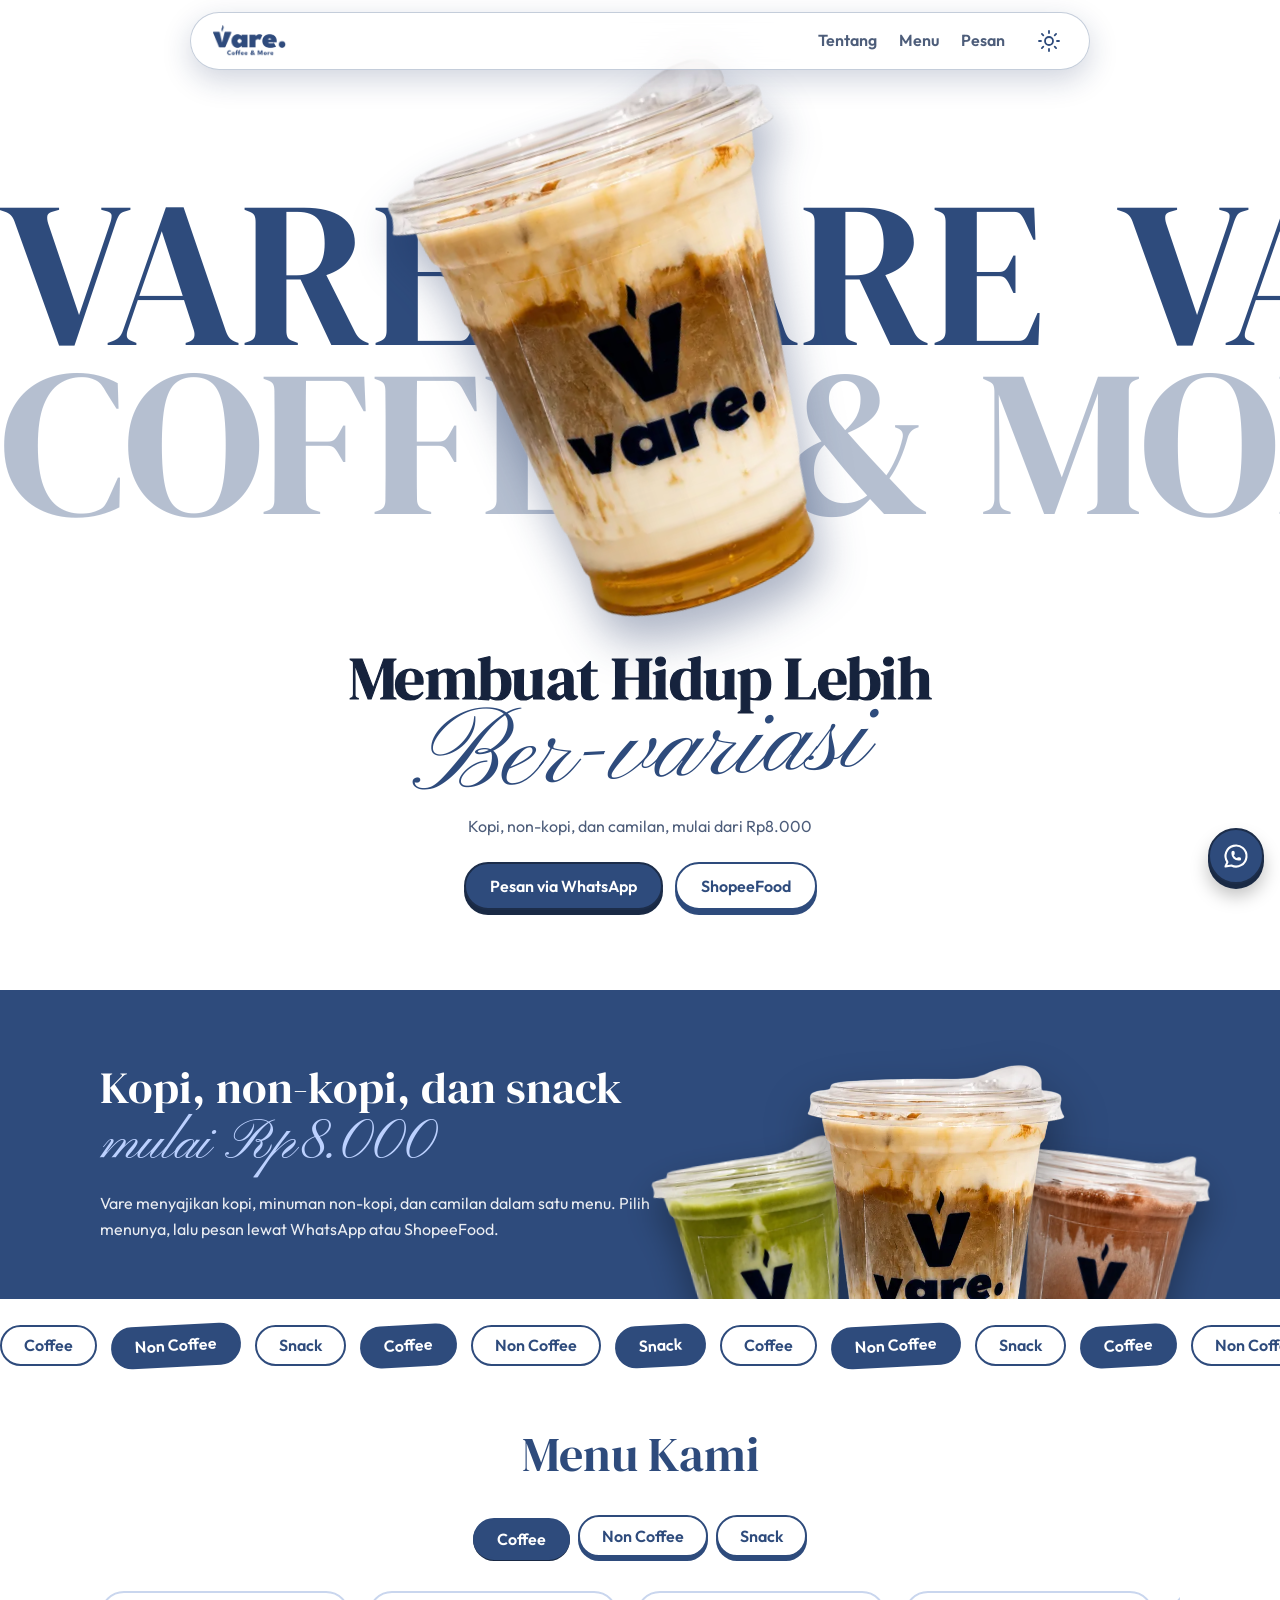
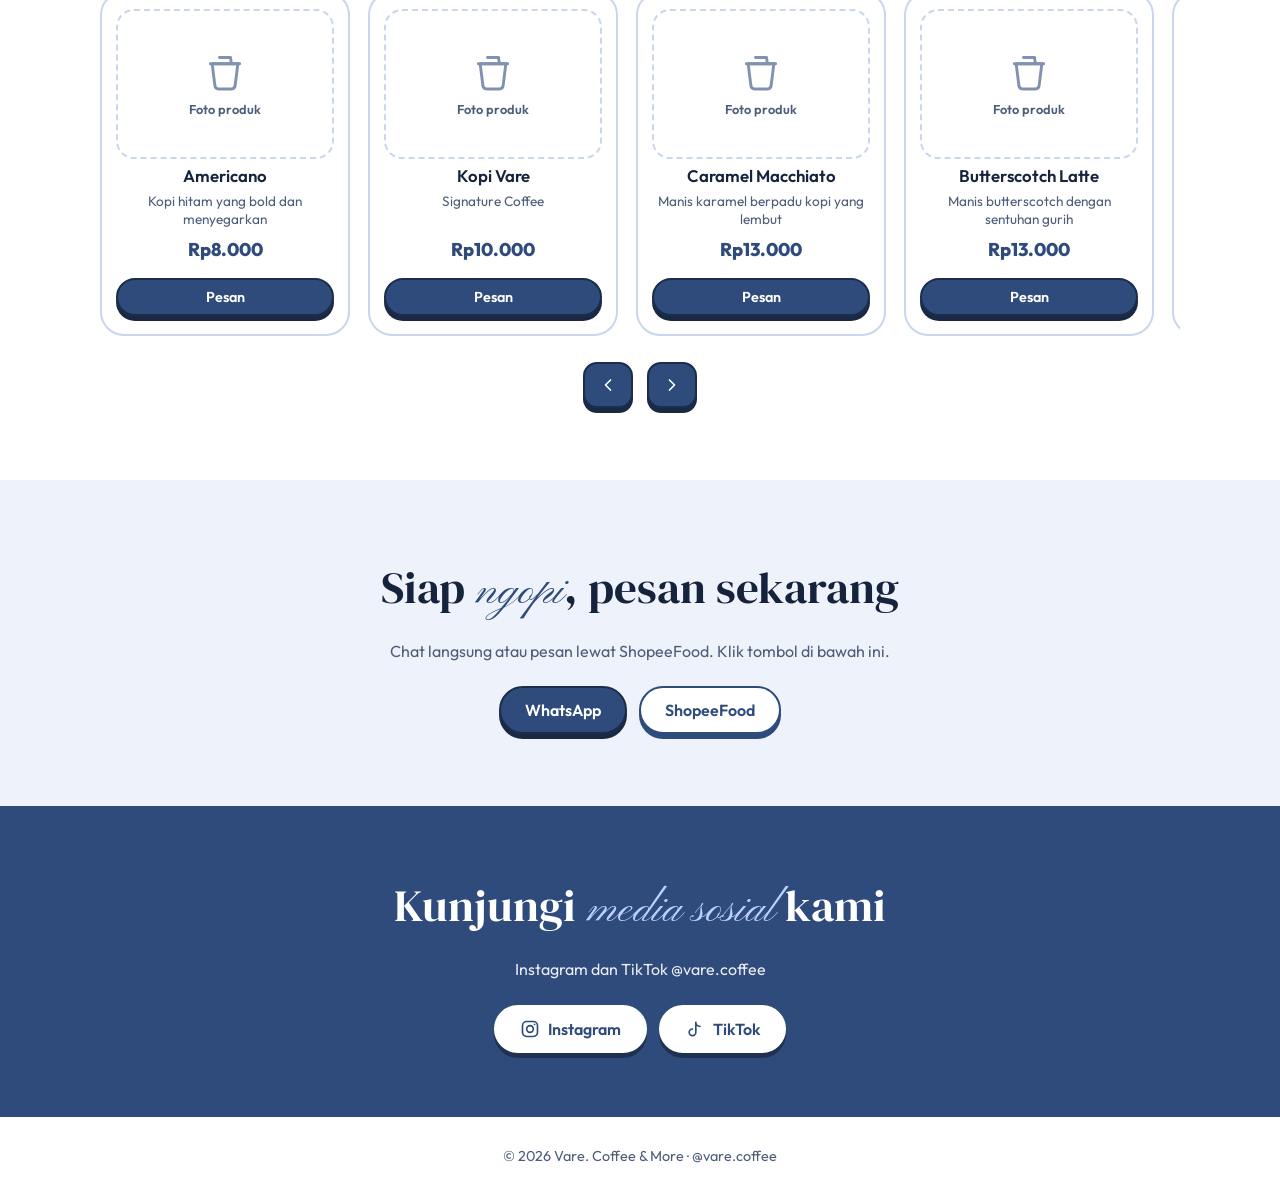
<file: vare-coffee/index.html>
<!DOCTYPE html>
<html lang="id" data-theme="light">
<head>
<meta charset="utf-8">
<meta name="viewport" content="width=device-width, initial-scale=1, viewport-fit=cover">
<title>Vare. Coffee &amp; More</title>
<meta name="description" content="Vare. Coffee &amp; More: kopi, non-kopi, dan camilan favorit. Mulai dari Rp8.000. Pesan lewat WhatsApp atau ShopeeFood.">
<meta property="og:title" content="Vare. Coffee &amp; More"><meta property="og:description" content="Membuat hidup lebih ber-variasi. Mulai dari Rp8.000."><meta property="og:image" content="assets/img/latte.webp">
<link rel="icon" type="image/webp" href="assets/img/logo.webp">
<link rel="preconnect" href="https://fonts.googleapis.com"><link rel="preconnect" href="https://fonts.gstatic.com" crossorigin>
<link href="https://fonts.googleapis.com/css2?family=DM+Serif+Display:ital@0;1&family=Outfit:wght@400;600;800&family=Pinyon+Script&display=swap" rel="stylesheet">
<link rel="stylesheet" href="css/style.css">
</head>
<body>
<header><div class="wrap">
<a href="#top" aria-label="Vare Coffee & More, beranda"><img class="logo" src="assets/img/logo.webp" alt="Vare. Coffee &amp; More"></a>
<nav><a href="#tentang">Tentang</a><a href="#menu">Menu</a><a href="#pesan">Pesan</a>
<button id="theme" aria-label="Ganti mode gelap/terang" title="Ganti tema"><span class="ti sun"><svg viewBox="0 0 24 24" aria-hidden="true"><circle cx="12" cy="12" r="4"/><path d="M12 2v2M12 20v2M4.9 4.9l1.4 1.4M17.7 17.7l1.4 1.4M2 12h2M20 12h2M4.9 19.1l1.4-1.4M17.7 6.3l1.4-1.4"/></svg></span><span class="ti moon"><svg viewBox="0 0 24 24" aria-hidden="true"><path d="M21 12.8A9 9 0 1 1 11.2 3a7 7 0 0 0 9.8 9.8z"/></svg></span></button></nav>
</div></header>

<main id="top">
<section class="hero" aria-label="Beranda">
<div aria-hidden="true"><div class="mq"><span>Vare</span><span>Vare</span><span>Vare</span><span>Vare</span><span>Vare</span><span>Vare</span><span>Vare</span><span>Vare</span></div>
<div class="mq r"><span>Coffee</span><span>&amp; More</span><span>Coffee</span><span>&amp; More</span><span>Coffee</span><span>&amp; More</span><span>Coffee</span><span>&amp; More</span></div></div>
<div class="cupbox"><img id="heroCup" class="cup" src="assets/img/latte.webp" alt="Es kopi susu Vare dengan lapisan karamel"></div>
<h1 class="tag"><span class="b">Membuat Hidup Lebih</span><span class="script">Ber-variasi</span></h1>
<p class="sub">Kopi, non-kopi, dan camilan, mulai dari Rp8.000</p>
<div class="cta"><a class="btn" id="waHero" href="#" target="_blank" rel="noopener">Pesan via WhatsApp</a><a class="btn ghost" href="https://shopee.co.id/universal-link/now-food/shop/23348919?deep_and_deferred=1&shareChannel=copy_link" target="_blank" rel="noopener">ShopeeFood</a></div>
</section>

<section class="band" id="tentang"><div class="wrap">
<div class="rv"><h2 class="serif">Kopi, non-kopi, dan snack <span class="script">mulai Rp8.000</span></h2>
<p>Vare menyajikan kopi, minuman non-kopi, dan camilan dalam satu menu. Pilih menunya, lalu pesan lewat WhatsApp atau ShopeeFood.</p></div>
<div class="stack rv"><img src="assets/img/matcha.webp" alt="Matcha latte" loading="lazy"><img src="assets/img/latte.webp" alt="Latte karamel" loading="lazy"><img src="assets/img/choco.webp" alt="Es coklat" loading="lazy"></div>
</div></section>

<div class="ribbon" aria-hidden="true"><div id="rib"></div></div>

<section class="menu" id="menu"><div class="wrap">
<h2 class="serif rv">Menu Kami</h2>
<div class="tabs" role="tablist" aria-label="Kategori menu" id="tabs"></div>
<div class="grid" id="grid" role="tabpanel" aria-live="polite"></div>
<div class="arrows"><button class="btn arr" id="prev" aria-label="Geser ke kiri"><svg viewBox="0 0 24 24" aria-hidden="true"><path d="M15 6l-6 6 6 6"/></svg></button><button class="btn arr" id="next" aria-label="Geser ke kanan"><svg viewBox="0 0 24 24" aria-hidden="true"><path d="M9 6l6 6-6 6"/></svg></button></div>
</div></section>

<section class="order" id="pesan"><div class="wrap rv">
<h2 class="serif">Siap <span class="script">ngopi</span>, pesan sekarang</h2>
<p style="color:var(--mut);margin-bottom:22px">Chat langsung atau pesan lewat ShopeeFood. Klik tombol di bawah ini.</p>
<div class="cta"><a class="btn" id="waOrder" href="#" target="_blank" rel="noopener">WhatsApp</a><a class="btn ghost" href="https://shopee.co.id/universal-link/now-food/shop/23348919?deep_and_deferred=1&shareChannel=copy_link" target="_blank" rel="noopener">ShopeeFood</a></div>
</div></section>
<section class="social"><div class="wrap rv"><h2 class="serif">Kunjungi <span class="script">media sosial</span> kami</h2><p>Instagram dan TikTok @vare.coffee</p>
<div class="cta"><a class="btn ghost" href="https://www.instagram.com/vare.coffee?vrfl=NjV4NnVjeDljdmRl" target="_blank" rel="noopener"><svg viewBox="0 0 24 24" aria-hidden="true"><rect x="3" y="3" width="18" height="18" rx="5"/><circle cx="12" cy="12" r="4"/><path d="M17.5 6.5h.01"/></svg>Instagram</a><a class="btn ghost" href="https://www.tiktok.com/@vare.coffee?is_from_webapp=1&amp;sender_device=pc" target="_blank" rel="noopener"><svg viewBox="0 0 24 24" aria-hidden="true"><path d="M9 12a4 4 0 1 0 4 4V4a5 5 0 0 0 5 5"/></svg>TikTok</a></div>
</div></section>
</main>

<footer><div class="wrap">© <span id="yr"></span> Vare. Coffee &amp; More · @vare.coffee</div></footer>
<a class="fab" id="waFab" href="#" target="_blank" rel="noopener" aria-label="Chat WhatsApp"><svg viewBox="0 0 24 24" aria-hidden="true"><path d="M3 21l1.65-3.8a9 9 0 1 1 3.4 2.9L3 21"/><path d="M9 10a.5.5 0 0 0 1 0V9a.5.5 0 0 0-1 0v1a5 5 0 0 0 5 5h1a.5.5 0 0 0 0-1h-1a.5.5 0 0 0 0 1"/></svg></a>


<script type="module" src="js/main.js"></script>
</body>
</html>
</file>
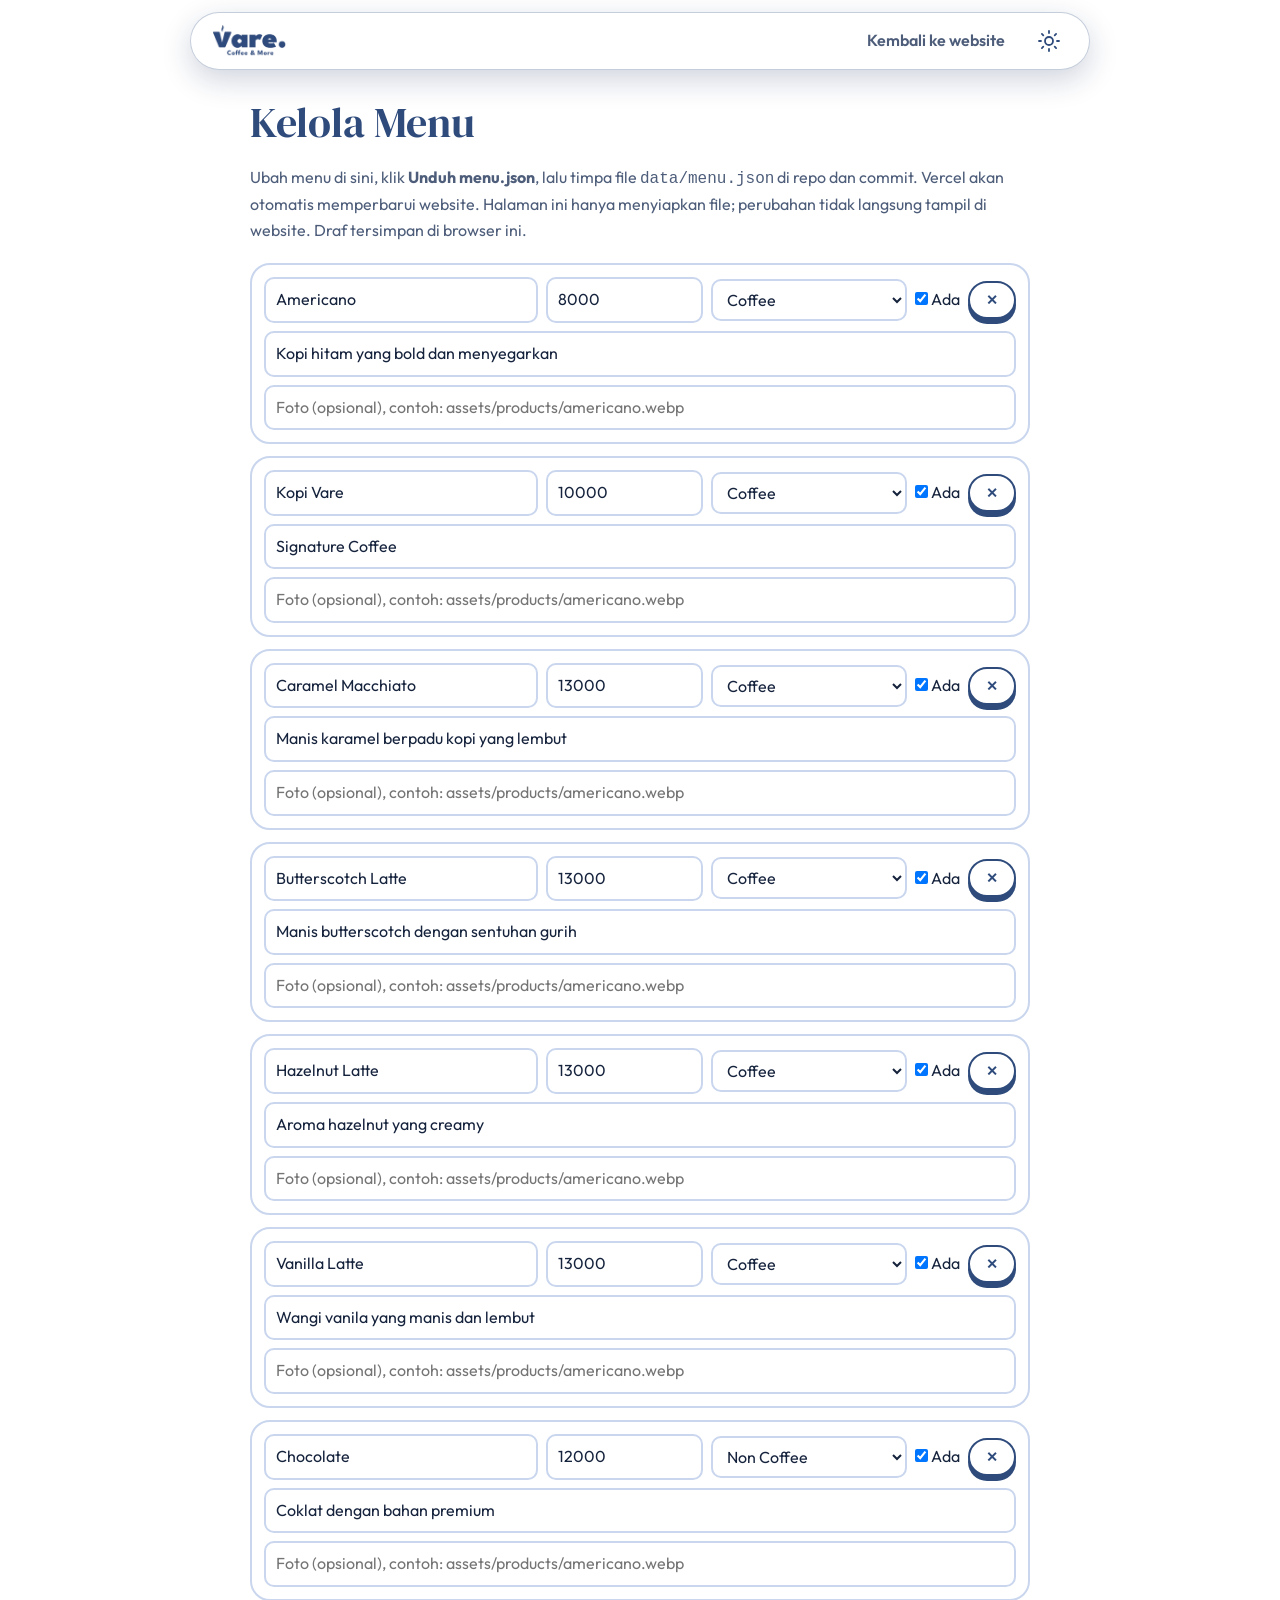
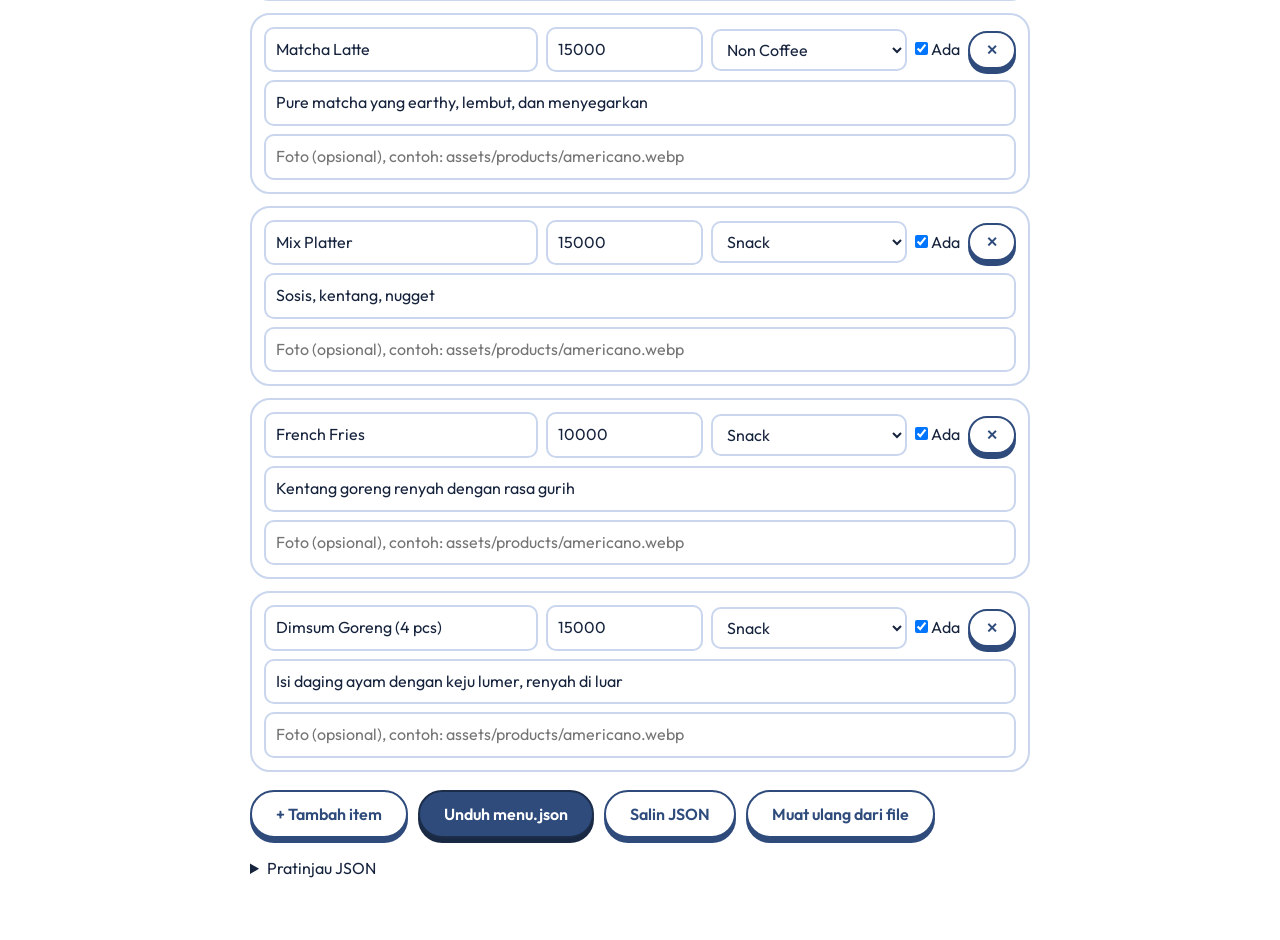
<file: vare-coffee/admin.html>
<!DOCTYPE html>
<html lang="id" data-theme="light">
<head>
<meta charset="utf-8">
<meta name="viewport" content="width=device-width, initial-scale=1, viewport-fit=cover">
<meta name="robots" content="noindex">
<title>Admin Menu | Vare.</title>
<link rel="icon" type="image/webp" href="assets/img/logo.webp">
<link href="https://fonts.googleapis.com/css2?family=DM+Serif+Display&family=Outfit:wght@400;600;800&display=swap" rel="stylesheet">
<link rel="stylesheet" href="css/style.css">
<link rel="stylesheet" href="css/admin.css">
</head>
<body>
<header><div class="wrap">
<a href="/" aria-label="Kembali ke website"><img class="logo" src="assets/img/logo.webp" alt="Vare. Coffee &amp; More"></a>
<nav><a href="/">Kembali ke website</a>
<button id="theme" aria-label="Ganti mode gelap/terang" title="Ganti tema"><span class="ti sun"><svg viewBox="0 0 24 24" aria-hidden="true"><circle cx="12" cy="12" r="4"/><path d="M12 2v2M12 20v2M4.9 4.9l1.4 1.4M17.7 17.7l1.4 1.4M2 12h2M20 12h2M4.9 19.1l1.4-1.4M17.7 6.3l1.4-1.4"/></svg></span><span class="ti moon"><svg viewBox="0 0 24 24" aria-hidden="true"><path d="M21 12.8A9 9 0 1 1 11.2 3a7 7 0 0 0 9.8 9.8z"/></svg></span></button></nav>
</div></header>
<main class="adm">
<h1 class="serif">Kelola Menu</h1>
<p class="note">Ubah menu di sini, klik <b>Unduh menu.json</b>, lalu timpa file <code>data/menu.json</code> di repo dan commit. Vercel akan otomatis memperbarui website. Halaman ini hanya menyiapkan file; perubahan tidak langsung tampil di website. Draf tersimpan di browser ini.</p>
<div id="msg" class="note" role="status"></div>
<div id="list"></div>
<div class="adm-bar">
<button class="btn ghost" id="add">+ Tambah item</button>
<button class="btn" id="download">Unduh menu.json</button>
<button class="btn ghost" id="copy">Salin JSON</button>
<button class="btn ghost" id="reset">Muat ulang dari file</button>
</div>
<details><summary>Pratinjau JSON</summary><textarea id="preview" readonly aria-label="Pratinjau JSON"></textarea></details>
</main>
<script type="module" src="js/admin.js"></script>
</body>
</html>
</file>
<file: vare-coffee/css/style.css>
:root{--bg:#fff;--bg2:#eef3fb;--tx:#16233d;--mut:#4d5d7a;--pri:#2e4b7c;--on-pri:#fff;--sec:#dbe6fa;--card:#fff;--ln:#c9d6ee;--blob:#dbe6fa;--band:#2e4b7c;--on-band:#fff;--hl:#bcd1ff;box-sizing:border-box;padding-top:env(safe-area-inset-top,0px);padding-bottom:env(safe-area-inset-bottom,0px);color-scheme:light}
@media(prefers-color-scheme:dark){:root:not([data-theme="light"]){--bg:#0b1424;--bg2:#101c33;--tx:#e9effb;--mut:#a9b9d6;--pri:#9dbcff;--on-pri:#0b1424;--sec:#1b2e52;--card:#13213b;--ln:#27406b;--blob:#1b2e52;--band:#16294c;--on-band:#fff;--hl:#9dbcff;color-scheme:dark}}
:root[data-theme="dark"]{--bg:#0b1424;--bg2:#101c33;--tx:#e9effb;--mut:#a9b9d6;--pri:#9dbcff;--on-pri:#0b1424;--sec:#1b2e52;--card:#13213b;--ln:#27406b;--blob:#1b2e52;--band:#16294c;--on-band:#fff;--hl:#9dbcff;color-scheme:dark}
*,*::before,*::after{box-sizing:border-box;margin:0}
html{scroll-behavior:smooth;scroll-padding-top:calc(84px + env(safe-area-inset-top,0px))}
body{background:var(--bg);color:var(--tx);font:400 1rem/1.6 Outfit,system-ui,sans-serif;overflow-x:hidden;transition:background .4s,color .4s}
img{max-width:100%;display:block}
a{color:inherit}
:focus-visible{outline:3px solid var(--pri);outline-offset:3px;border-radius:8px}
.serif{font-family:"DM Serif Display",Georgia,serif;font-weight:400}
.script{font-family:"Pinyon Script","Brush Script MT",cursive;color:var(--pri)}
.wrap{max-width:1120px;margin:0 auto;padding:0 20px}
.btn{display:inline-flex;align-items:center;justify-content:center;gap:8px;border:2px solid color-mix(in srgb,var(--pri) 60%,#000);background:var(--pri);color:var(--on-pri);padding:12px 24px;border-radius:999px;font:600 1rem Outfit,sans-serif;text-decoration:none;cursor:pointer;box-shadow:0 5px 0 color-mix(in srgb,var(--pri) 55%,#000);transition:transform .12s,box-shadow .12s}
.btn:hover{transform:translateY(-2px);box-shadow:0 7px 0 color-mix(in srgb,var(--pri) 55%,#000)}
.btn:active{transform:translateY(4px);box-shadow:0 1px 0 color-mix(in srgb,var(--pri) 55%,#000)}
.btn.ghost{background:var(--card);color:var(--pri);border-color:var(--pri);box-shadow:0 5px 0 var(--pri)}
.btn.ghost:hover{box-shadow:0 7px 0 var(--pri)}
.btn.ghost:active{box-shadow:0 1px 0 var(--pri)}
.btn svg{width:20px;height:20px;fill:none;stroke:currentColor;stroke-width:2;stroke-linecap:round;stroke-linejoin:round}
.btn.sm{padding:8px 16px;font-size:.9rem}
header{position:fixed;top:calc(12px + env(safe-area-inset-top,0px));left:50%;translate:-50% 0;z-index:40;width:min(900px,calc(100% - 24px));border-radius:999px;background:color-mix(in srgb,var(--bg) 40%,transparent);backdrop-filter:blur(18px) saturate(170%);-webkit-backdrop-filter:blur(18px) saturate(170%);border:1px solid color-mix(in srgb,var(--pri) 28%,transparent);box-shadow:0 10px 30px rgba(20,40,90,.2),inset 0 1px 0 rgba(255,255,255,.45)}
header .wrap{display:flex;align-items:center;justify-content:space-between;height:56px;gap:12px;padding:0 18px 0 22px}
.logo{height:32px;width:auto}
:root[data-theme="dark"] .logo{filter:brightness(0) invert(1) opacity(.92)}
nav{display:flex;gap:22px;align-items:center}
nav a{text-decoration:none;font-weight:600;color:var(--mut)}
nav a:hover{color:var(--pri)}
#theme{position:relative;width:44px;height:44px;border:0;border-radius:50%;background:transparent;color:var(--pri);cursor:pointer;overflow:hidden}
#theme .ti{position:absolute;inset:0;display:grid;place-items:center;transition:transform .55s cubic-bezier(.5,-.4,.3,1.4),opacity .4s}
#theme svg{width:24px;height:24px;fill:none;stroke:currentColor;stroke-width:1.8;stroke-linecap:round;stroke-linejoin:round}
.sun{transform:translateY(0) rotate(0);transition-delay:.18s!important}.moon{transform:translateY(130%);transition-delay:0s!important}
:root[data-theme="dark"] .sun{transform:translateY(130%) rotate(-80deg);transition-delay:0s!important}
:root[data-theme="dark"] .moon{transform:translateY(0);transition-delay:.18s!important}
@media(max-width:640px){nav a{display:none}}
.hero{position:relative;text-align:center;padding:calc(96px + max(0px,0.665*min(400px,80vw) - 0.85*clamp(5rem,20vw,13rem))) 0 80px;overflow:hidden}
.mq{display:flex;width:max-content;animation:mq 28s linear infinite;font:400 clamp(5rem,20vw,13rem)/.85 "DM Serif Display",serif;color:var(--pri);text-transform:uppercase;white-space:nowrap;user-select:none}
.mq.r{animation-direction:reverse;margin-top:-.04em;opacity:.35}
.mq span{padding-right:.35em}
@keyframes mq{to{transform:translateX(-50%)}}
.cupbox{position:relative;width:min(400px,80vw);margin:calc(-0.85*clamp(5rem,20vw,13rem) - 0.665*min(400px,80vw)) auto 0}
.cup{position:relative;z-index:1;rotate:-18deg;animation:fl 5s ease-in-out infinite;transition:transform .15s;filter:drop-shadow(0 26px 22px rgba(20,40,90,.35))}
@keyframes fl{50%{translate:0 -14px}}
.tag{margin:34px auto 12px;max-width:760px;display:flex;flex-direction:column;align-items:center;line-height:1;font-weight:400}
.tag .b{font:400 clamp(2rem,7.6vw,3.8rem)/1.05 "DM Serif Display",Georgia,serif;letter-spacing:-.01em;color:var(--tx);-webkit-text-stroke:1.2px currentColor}
.tag .script{font-size:clamp(3.4rem,15vw,7rem);line-height:.9;margin-top:-.08em;transform:rotate(-3deg)}
.hero p.sub{color:var(--mut);max-width:520px;margin:0 auto 22px}
.cta{display:flex;gap:12px;justify-content:center;flex-wrap:wrap}
.band{position:relative;z-index:3;background:var(--band);color:var(--on-band);padding:72px 0 0}
.band .wrap>div:first-child{padding-bottom:56px}
.band .wrap{display:grid;gap:32px;grid-template-columns:1fr;align-items:center}
@media(min-width:760px){.band .wrap{grid-template-columns:1.2fr 1fr}}
.band h2{font-size:clamp(1.8rem,5vw,2.8rem);line-height:1.15}
.band .script{color:var(--hl);font-size:1.25em}
.band p{margin-top:14px;opacity:.9}
.stack{--h:min(46vw,260px);translate:0 calc(var(--h)*-.1);display:flex;align-items:flex-end;justify-content:center;margin:calc(var(--h)*.3 + 20px) 0 calc(var(--h)*-.5)}
.stack img{flex:none;height:var(--h);width:auto;max-width:none;margin-left:calc(var(--h)*-.2);transform-origin:50% 100%;filter:drop-shadow(0 18px 18px rgba(0,0,0,.35));transition:transform .35s cubic-bezier(.3,1.5,.5,1)}
.stack img:first-child{margin-left:0}
.stack img:nth-child(1){transform:rotate(-8deg)}.stack img:nth-child(2){position:relative;z-index:2;transform:scale(1.3)}.stack img:nth-child(3){transform:rotate(8deg)}
.stack img:hover{transform:translateY(-14px) rotate(0) scale(1.1);z-index:3}
.stack img:nth-child(2):hover{transform:translateY(-14px) scale(1.38)}
@media(min-width:760px){.stack{align-self:end;margin-top:0}}
.ribbon{position:relative;z-index:4;background:var(--bg);overflow:hidden;padding:26px 0}
.ribbon div{display:flex;gap:14px;width:max-content;animation:mq 22s linear infinite}
.ribbon span{border:2px solid var(--pri);border-radius:999px;padding:6px 22px;font-weight:600;color:var(--pri);white-space:nowrap}
.ribbon span:nth-child(even){background:var(--pri);color:var(--on-pri);transform:rotate(-3deg)}
section.menu{position:relative;z-index:4;background:var(--bg);padding:24px 0 72px}
.menu h2{text-align:center;font-size:clamp(2rem,6vw,3rem);color:var(--pri)}
.tabs{display:flex;gap:8px;justify-content:center;flex-wrap:nowrap;margin:22px 0 22px}
.tab{border:2px solid var(--pri);background:var(--card);color:var(--pri);border-radius:999px;padding:9px clamp(12px,3.6vw,22px);font:600 clamp(.82rem,3.6vw,1rem) Outfit,sans-serif;white-space:nowrap;cursor:pointer;box-shadow:0 4px 0 var(--pri);transition:.15s}
.tab[aria-selected="true"]{background:var(--pri);color:var(--on-pri);transform:translateY(3px);box-shadow:0 1px 0 color-mix(in srgb,var(--pri) 55%,#000)}
.grid{display:flex;gap:18px;overflow-x:auto;scroll-snap-type:x mandatory;scroll-behavior:smooth;padding:12px 4px 20px;scrollbar-width:none;-webkit-overflow-scrolling:touch}
.grid::-webkit-scrollbar{display:none}
.grid .card{flex:0 0 clamp(210px,72vw,250px);scroll-snap-align:start}
.grid .empty{flex:1}
.arrows{display:flex;gap:14px;justify-content:center;margin-top:6px}
.btn.arr{width:50px;height:46px;padding:0;border-radius:14px}
.btn.arr:disabled{opacity:.4;pointer-events:none}
.card{display:flex;flex-direction:column;align-items:center;text-align:center;gap:6px;background:var(--card);border:2px solid var(--ln);border-radius:24px;padding:16px 14px 18px;transition:transform .25s,border-color .25s}
.card:hover{transform:translateY(-6px) rotate(-.6deg);border-color:var(--pri)}
.thumb{position:relative;width:100%;height:150px;overflow:hidden;display:flex;flex-direction:column;align-items:center;justify-content:center;gap:6px;font:600 .8rem Outfit,sans-serif;color:var(--mut)}
.thumb img{position:absolute;inset:0;width:100%;height:100%;object-fit:contain;filter:drop-shadow(0 10px 10px rgba(20,40,90,.25));transition:transform .3s}
.thumb svg{width:44px;height:44px;fill:none;stroke:var(--pri);stroke-width:1.6;stroke-linecap:round;stroke-linejoin:round;opacity:.6}
.card:hover .thumb img{transform:scale(1.06) rotate(-3deg)}
.thumb.ph{border:2px dashed var(--ln);border-radius:18px}
.card h3{font:600 1.05rem Outfit,sans-serif}
.card p{font-size:.85rem;color:var(--mut);line-height:1.35;flex:1}
.card .btn{width:100%;margin-top:8px}
.row{display:flex;align-items:center;justify-content:space-between;gap:8px}
.price{font-weight:800;color:var(--pri);font-size:1.15rem}
.sold{opacity:.55}
.empty{text-align:center;color:var(--mut);grid-column:1/-1}
.order{background:var(--bg2);padding:72px 0;text-align:center}
.order h2,.social h2{font-size:clamp(1.8rem,5vw,2.8rem);margin-bottom:10px}
.social{background:var(--band);color:var(--on-band);padding:64px 0;text-align:center}
.social .script{color:var(--hl)}
.social p{opacity:.9;margin-bottom:22px}
.social .btn{background:#fff;color:#2e4b7c;border-color:#fff;box-shadow:0 5px 0 rgba(0,0,0,.35)}
.social .btn:hover{box-shadow:0 7px 0 rgba(0,0,0,.35)}
.social .btn:active{box-shadow:0 1px 0 rgba(0,0,0,.35)}
footer{padding:28px 0;text-align:center;color:var(--mut);font-size:.9rem}
footer button{background:none;border:0;color:var(--mut);text-decoration:underline;cursor:pointer;font:inherit}
.fab{position:fixed;right:max(16px,env(safe-area-inset-right,0px));bottom:max(16px,env(safe-area-inset-bottom,0px));z-index:30;width:56px;height:56px;border-radius:50%;background:var(--pri);color:var(--on-pri);border:2px solid color-mix(in srgb,var(--pri) 60%,#000);display:grid;place-items:center;text-decoration:none;box-shadow:0 5px 0 color-mix(in srgb,var(--pri) 55%,#000),0 12px 18px rgba(0,0,0,.25);animation:pu 2.4s infinite}.fab svg{width:28px;height:28px;fill:none;stroke:currentColor;stroke-width:1.8;stroke-linecap:round;stroke-linejoin:round}
@keyframes pu{50%{transform:scale(1.08)}}
.rv{opacity:0;transform:translateY(28px);transition:opacity .7s,transform .7s}.rv.in{opacity:1;transform:none}
dialog{width:min(720px,94vw);max-height:88vh;overflow:auto;border:2px solid var(--pri);border-radius:24px;background:var(--bg);color:var(--tx);padding:22px}
dialog::backdrop{background:rgba(5,12,30,.6)}
.adm-row{display:grid;grid-template-columns:1.4fr .8fr 1fr auto auto;gap:6px;margin-bottom:8px;align-items:center}
@media(max-width:600px){.adm-row{grid-template-columns:1fr 1fr}}
input,select{font:inherit;padding:8px 10px;border-radius:10px;border:2px solid var(--ln);background:var(--card);color:var(--tx);min-width:0}
.msg{margin:10px 0;color:var(--mut);font-size:.9rem}
@media(prefers-reduced-motion:reduce){*{animation:none!important;transition:none!important;scroll-behavior:auto!important}.rv{opacity:1;transform:none}}
</file>
<file: vare-coffee/css/admin.css>
.adm{max-width:820px;margin:0 auto;padding:90px 20px 60px}
.adm h1{font-size:clamp(1.8rem,5vw,2.6rem);color:var(--pri)}
.adm .note{color:var(--mut);margin:8px 0 20px}
.adm-item{display:grid;grid-template-columns:1.4fr .8fr 1fr auto auto;gap:8px;align-items:center;background:var(--card);border:2px solid var(--ln);border-radius:20px;padding:12px;margin-bottom:12px}
.adm-item .full{grid-column:1/-1}
.adm-bar{display:flex;gap:10px;flex-wrap:wrap;margin:18px 0}
.adm textarea{width:100%;min-height:160px;font:.8rem/1.4 ui-monospace,monospace;padding:10px;border-radius:12px;border:2px solid var(--ln);background:var(--card);color:var(--tx)}
@media(max-width:640px){.adm-item{grid-template-columns:1fr 1fr}}
</file>
